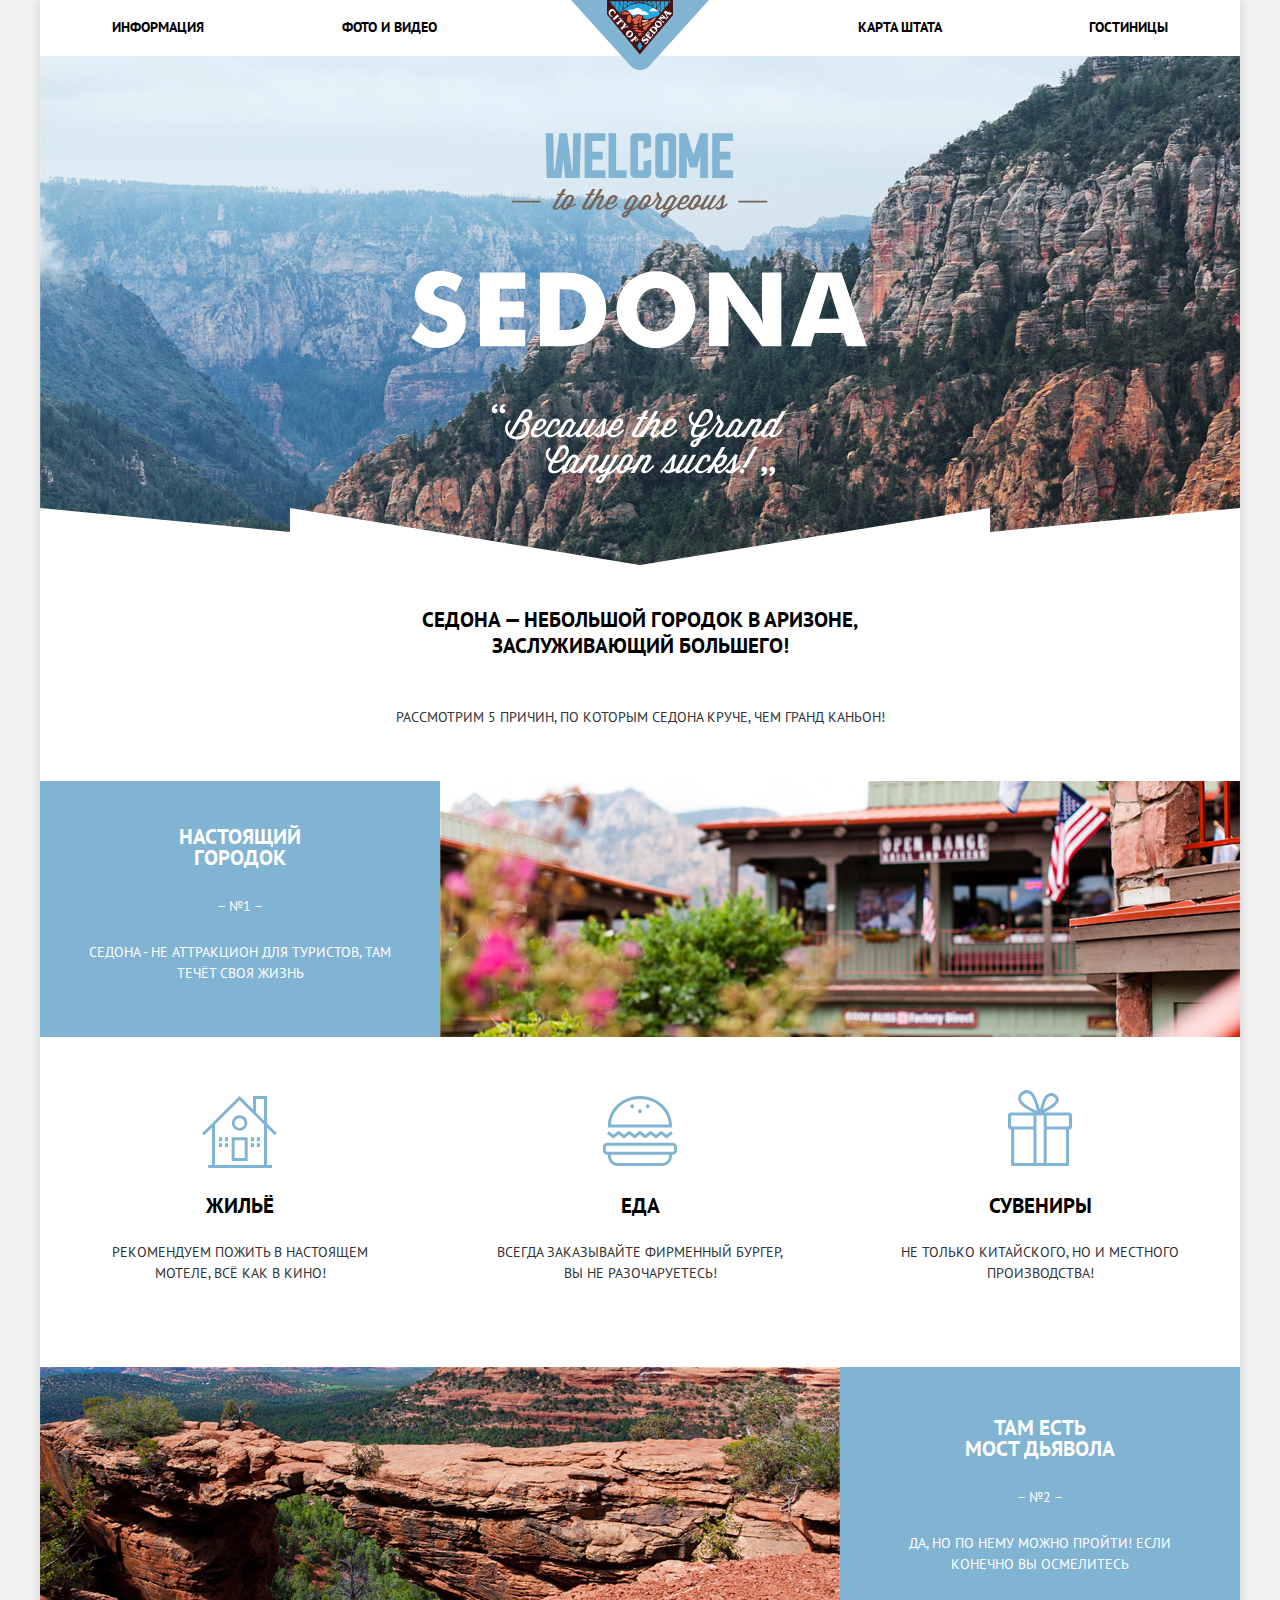
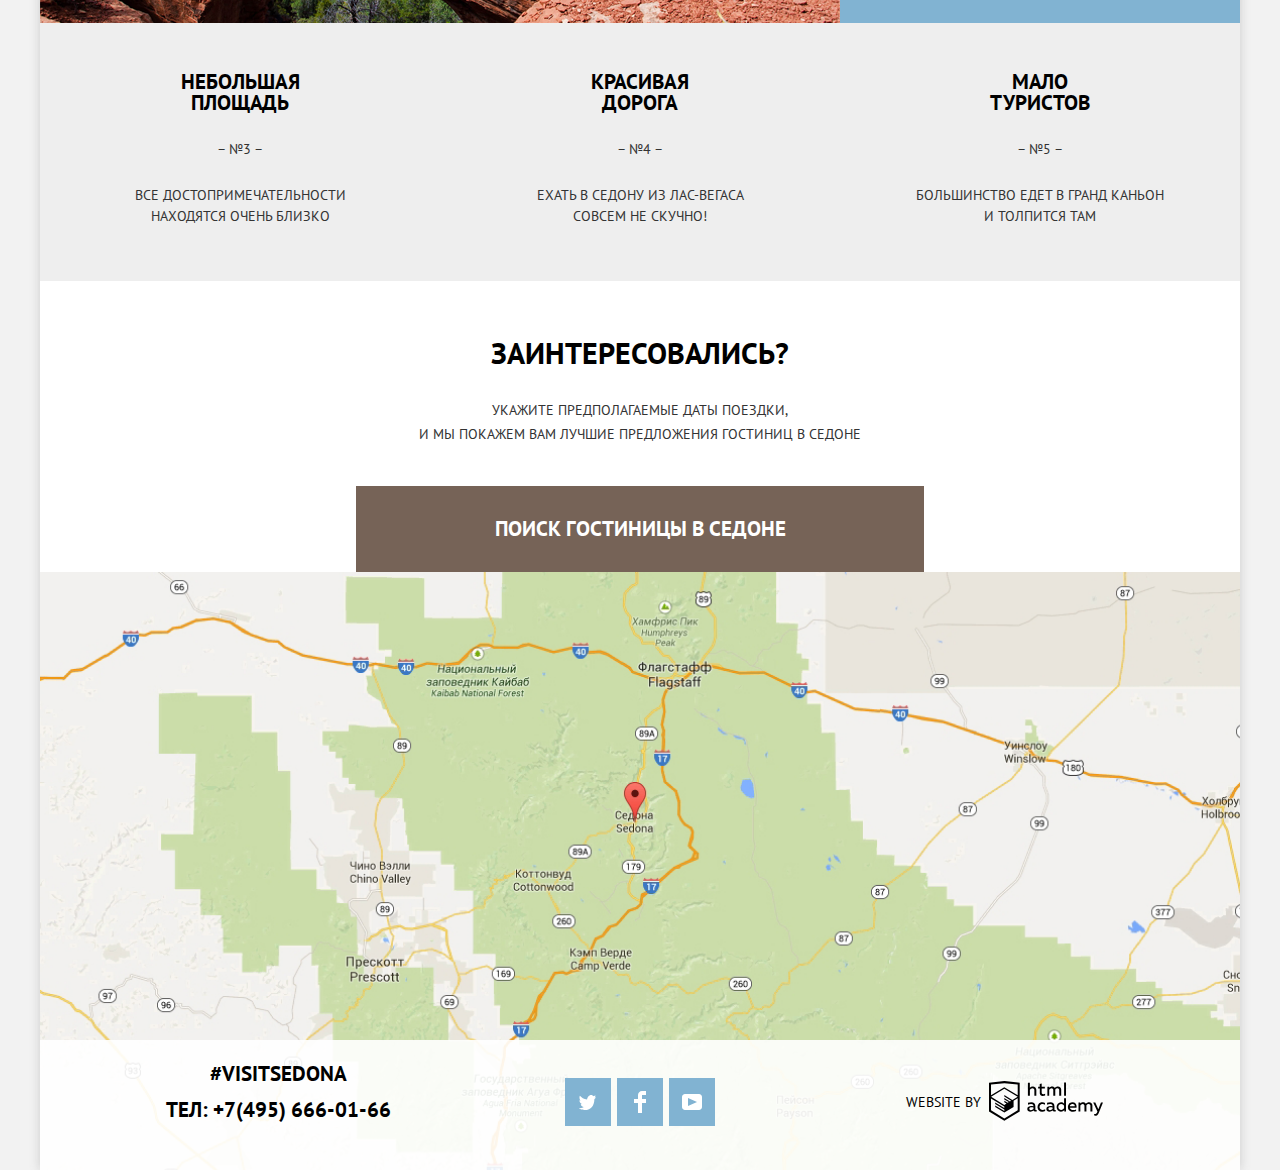
<file: index.html>
<!DOCTYPE html>
<html lang="ru">

<head>
    <meta charset="utf-8">
    <title>HTML Academy: Седона</title>
    <link rel="stylesheet" href="css/normalize.css">
    <link rel="stylesheet" href="css/style.css">
</head>

<body>
    <div class="container">

        <header class="page-header">
            <a class="page-header__logo">
                <img src="img/logo.svg" width="138" height="70" alt="Логотип">
            </a>
            <nav class="navigation">
                <ul class="navigation__list">
                    <li class="navigation__item">
                        <a class="navigation__link" href="information.html">Информация</a>
                    </li>
                    <li class="navigation__item">
                        <a class="navigation__link" href="#">Фото и видео</a>
                    </li>
                    <li class="navigation__item">
                        <a class="navigation__link" href="#">Карта штата</a>
                    </li>
                    <li class="navigation__item">
                        <a class="navigation__link" href="hotels.html">Гостиницы</a>
                    </li>
                </ul>
            </nav>
        </header>

        <main>
            <div class="header-welcome">
                <img src="img/welcome.svg" width="456.65" height="350.88" alt="Приветствие">
            </div>

            <h1 class="visually-hidden">Штат Седона</h1>

            <section class="about">
                <h2 class="about__title">Седона — небольшой городок в Аризоне, заслуживающий большего!</h2>
                <p class="about__introduction">Рассмотрим 5 причин, по которым Седона круче, чем Гранд Каньон!</p>
            </section>

            <section class="reason">
                <div class="reason__text text">
                    <h2 class="text__title title">Настоящий городок</h2>
                    <span class="text__number number">– №1 –</span>
                    <p class="text__paragraph paragraph">Седона - не аттракцион для туристов, там течёт своя жизнь</p>
                </div>
                <div class="reason__image image">
                    <img src="img/image-1.jpg" width="800" height="256" alt="Дом на фоне гор">
                </div>
            </section>

            <section class="advantages">
                <ul class="advantages__list">
                    <li class="advantages__item">
                        <i class="icon icon-house"></i>
                        <h2 class="advantages__title title">Жильё</h2>
                        <p class="advantages__paragraph paragraph">Рекомендуем пожить в настоящем мотеле, всё как в кино!</p>
                    </li>

                    <li class="advantages__item">
                        <i class="icon icon-food"></i>
                        <h2 class="advantages__title title">Еда</h2>
                        <p class="advantages__paragraph paragraph">Всегда заказывайте фирменный бургер, вы не разочаруетесь!</p>
                    </li>

                    <li class="advantages__item">
                        <i class="icon icon-souvenirs"></i>
                        <h2 class="advantages__title title">Сувениры</h2>
                        <p class="advantages__paragraph paragraph">Не только китайского, но и местного производства!</p>
                    </li>
                </ul>
            </section>

            <section class="reason reason--reverse">
                <div class="reason__text text">
                    <h2 class="text__title title">Там есть<br> мост дьявола</h2>
                    <span class="text__number number">– №2 –</span>
                    <p class="text__paragraph paragraph">Да, но по нему можно пройти! Если конечно вы осмелитесь</p>
                </div>
                <div class="reason__image image">
                    <img src="img/image.jpg" width="800" height="256" alt="Каньон">
                </div>
            </section>

            <section class="reasons">
                <ul class="reasons__list">
                    <li class="reasons__item">
                        <h2 class="reasons__title title">Небольшая<br> площадь</h2>
                        <span class="reasons__number number">– №3 –</span>
                        <p class="reasons__paragraph paragraph">Все достопримечательности находятся очень близко</p>
                    </li>

                    <li class="reasons__item">
                        <h2 class="reasons__title title">Красивая<br> дорога</h2>
                        <span class="reasons__number number">– №4 –</span>
                        <p class="reasons__paragraph paragraph">Ехать в Седону из Лас-Вегаса совсем не скучно!</p>
                    </li>

                    <li class="reasons__item">
                        <h2 class="reasons__title title">Мало<br> туристов</h2>
                        <span class="reasons__number number">– №5 –</span>
                        <p class="reasons__paragraph paragraph">Большинство едет в Гранд Каньон и толпится там</p>
                    </li>
                </ul>
            </section>

            <section class="search-hotels">
                <h2 class="search-hotels__title">Заинтересовались?</h2>
                <p class="search-hotels__subtitle">Укажите предполагаемые даты поездки,<br> и мы покажем вам лучшие предложения гостиниц в Седоне</p>
                <button class="popup-button" type="button">Поиск гостиницы в Седоне</button>
            </section>
            <section class="map">
                <div class="popup popup--show">
                    <form class="form" action="https://echo.htmlacademy.ru" method="post">
                        <p class="form__item date">
                            <label for="arrival-date">Дата заезда:</label>
                            <input class="arrival-date" id="arrival-date" type="text" name="arrival-date" placeholder="24 апреля 2017">
                            <button class="button-calendar" type="submit" aria-label="Выбрать дату заезда">
                                <svg width="21" height="23" viewBox="0 0 21 23">
                                    <path fill-rule="evenodd" clip-rule="evenodd" d="M16.406 3.02498H19.251C20.217 3.02498 21 3.84698 21 4.86198V21.164C21 22.179 20.217 23 19.251 23H1.75C0.784 23 0 22.179 0 21.164V4.86198C0 3.84698 0.784 3.02498 1.75 3.02498H4.593V1.64798C4.593 1.26698 4.887 0.958984 5.25 0.958984C5.612 0.958984 5.906 1.26698 5.906 1.64798V3.02498H9.844V1.64798C9.844 1.26698 10.138 0.958984 10.501 0.958984C10.862 0.958984 11.156 1.26698 11.156 1.64798V3.02498H15.094V1.64798C15.094 1.26698 15.387 0.958984 15.75 0.958984C16.112 0.958984 16.406 1.26698 16.406 1.64798V3.02498ZM19.5646 21.484C19.6466 21.3979 19.691 21.2828 19.688 21.164H19.689V4.86198C19.689 4.60898 19.493 4.40298 19.252 4.40298H16.407V5.78098C16.407 6.16198 16.113 6.46998 15.751 6.46998C15.388 6.46998 15.095 6.16198 15.095 5.78098V4.40298H11.157V5.78098C11.157 6.16198 10.863 6.46998 10.502 6.46998C10.139 6.46998 9.845 6.16198 9.845 5.78098V4.40298H5.907V5.78098C5.907 6.16198 5.613 6.46998 5.251 6.46998C4.888 6.46998 4.594 6.16198 4.594 5.78098V4.40298H1.75C1.50263 4.40953 1.30696 4.61458 1.312 4.86198V21.164C1.30696 21.4114 1.50263 21.6164 1.75 21.623H19.251C19.3698 21.6201 19.4826 21.5701 19.5646 21.484Z"/>
                                    <path fill-rule="evenodd" clip-rule="evenodd" d="M4.59399 9.2251H7.21899V11.2911H4.59399V9.2251ZM4.59399 12.6681H7.21899V14.7351H4.59399V12.6681ZM7.21899 16.1121H4.59399V18.1781H7.21899V16.1121ZM9.18799 16.1121H11.813V18.1781H9.18799V16.1121ZM11.813 12.6681H9.18799V14.7351H11.813V12.6681ZM9.18799 9.2251H11.813V11.2911H9.18799V9.2251ZM16.406 16.1121H13.781V18.1781H16.406V16.1121ZM13.781 12.6681H16.406V14.7351H13.781V12.6681ZM16.406 9.2251H13.781V11.2911H16.406V9.2251Z"/>
                                </svg>
                            </button>
                        </p>
                        <p class="form__item date">
                            <label for="date-departure">Дата выезда:</label>
                            <input class="date-departure" id="date-departure" type="text" name="date-departure" placeholder="4 июля 2017">
                            <button class="button-calendar" type="submit" aria-label="Выбрать дату выезда">
                                <svg width="21" height="23" viewBox="0 0 21 23">
                                    <path fill-rule="evenodd" clip-rule="evenodd" d="M16.406 3.02498H19.251C20.217 3.02498 21 3.84698 21 4.86198V21.164C21 22.179 20.217 23 19.251 23H1.75C0.784 23 0 22.179 0 21.164V4.86198C0 3.84698 0.784 3.02498 1.75 3.02498H4.593V1.64798C4.593 1.26698 4.887 0.958984 5.25 0.958984C5.612 0.958984 5.906 1.26698 5.906 1.64798V3.02498H9.844V1.64798C9.844 1.26698 10.138 0.958984 10.501 0.958984C10.862 0.958984 11.156 1.26698 11.156 1.64798V3.02498H15.094V1.64798C15.094 1.26698 15.387 0.958984 15.75 0.958984C16.112 0.958984 16.406 1.26698 16.406 1.64798V3.02498ZM19.5646 21.484C19.6466 21.3979 19.691 21.2828 19.688 21.164H19.689V4.86198C19.689 4.60898 19.493 4.40298 19.252 4.40298H16.407V5.78098C16.407 6.16198 16.113 6.46998 15.751 6.46998C15.388 6.46998 15.095 6.16198 15.095 5.78098V4.40298H11.157V5.78098C11.157 6.16198 10.863 6.46998 10.502 6.46998C10.139 6.46998 9.845 6.16198 9.845 5.78098V4.40298H5.907V5.78098C5.907 6.16198 5.613 6.46998 5.251 6.46998C4.888 6.46998 4.594 6.16198 4.594 5.78098V4.40298H1.75C1.50263 4.40953 1.30696 4.61458 1.312 4.86198V21.164C1.30696 21.4114 1.50263 21.6164 1.75 21.623H19.251C19.3698 21.6201 19.4826 21.5701 19.5646 21.484Z"/>
                                    <path fill-rule="evenodd" clip-rule="evenodd" d="M4.59399 9.2251H7.21899V11.2911H4.59399V9.2251ZM4.59399 12.6681H7.21899V14.7351H4.59399V12.6681ZM7.21899 16.1121H4.59399V18.1781H7.21899V16.1121ZM9.18799 16.1121H11.813V18.1781H9.18799V16.1121ZM11.813 12.6681H9.18799V14.7351H11.813V12.6681ZM9.18799 9.2251H11.813V11.2911H9.18799V9.2251ZM16.406 16.1121H13.781V18.1781H16.406V16.1121ZM13.781 12.6681H16.406V14.7351H13.781V12.6681ZM16.406 9.2251H13.781V11.2911H16.406V9.2251Z"/>
                                </svg>
                            </button>
                        </p>
                        <div class="form__item guests">
                            <p class="guests__adults">
                                <label for="guests-adults">Взрослые:</label>
                                <span class="guests__button">
                                <button class="button-minus adults-minus" type="button" aria-label="Убавить количество взрослых">
                                    <svg width="12" height="3" viewBox="0 0 12 3">
                                        <rect width="12" height="3"/>
                                    </svg>                                          
                                </button>
                                <input class="guests-adults" id="guests-adults" type="number" name="guests-adults" min="1" value="2">
                                <button class="button-plus adults-plus" type="button" aria-label="Прибавить количество взрослых">
                                    <svg width="11" height="11" viewBox="0 0 11 11">
                                        <path fill-rule="evenodd" clip-rule="evenodd" d="M4.23086 6.76932V11H6.76932V6.76932H11V4.23086H6.76932V0H4.23085V4.23086H0V6.76932H4.23086Z"/>
                                    </svg>
                                </button>
                            </span>
                            </p>
                            <p class="guests__children">
                                <label for="guests-children">Дети:</label>
                                <span class="guests__button">
                                    <button class="button-minus children-minus" type="button" aria-label="Убавить количество детей">
                                        <svg width="12" height="3" viewBox="0 0 12 3">
                                            <rect width="12" height="3"/>
                                        </svg> 
                                    </button>
                                    <input class="guests-children" id="guests-children" type="number" name="guests-children" min="0" value="0">
                                    <button class="button-plus children-plus" type="button" aria-label="Прибавить количество детей">
                                        <svg width="11" height="11" viewBox="0 0 11 11">
                                            <path fill-rule="evenodd" clip-rule="evenodd" d="M4.23086 6.76932V11H6.76932V6.76932H11V4.23086H6.76932V0H4.23085V4.23086H0V6.76932H4.23086Z"/>
                                        </svg>
                                    </button>
                                </span>
                            </p>
                        </div>
                        <button class="popup-send" type="submit">Найти</button>
                    </form>
                </div>
                <iframe src="https://www.google.com/maps/embed?pb=!1m18!1m12!1m3!1d887913.1445229873!2d-112.1207171010614!3d34.862663556459154!2m3!1f0!2f0!3f0!3m2!1i1024!2i768!4f13.1!3m3!1m2!1s0x872da132f942b00d%3A0x5548c523fa6c8efd!2z0KHQtdC00L7QvdCwLCDQkNGA0LjQt9C-0L3QsCA4NjMzNiwg0KHQqNCQ!5e0!3m2!1sru!2sru!4v1591767650370!5m2!1sru!2sru"
                    width="1200" height="594" allowfullscreen title="Карта штата Седоны"></iframe>
            </section>
        </main>

        <footer class="page-footer">
            <div class="footer footer--index">
                <p class="page-footer__contacts"><span class="hashtag">#VISITSEDONA</span> <span class="phone">Тел: <a href="tel:+74956660266">+7(495) 666-01-66</a></span></p>
                <ul class="page-footer__social social">
                    <li class="social__item">
                        <a class="social__link" href="#">
                            <span class="visually-hidden">Твитер</span>
                            <svg width="17" height="17" viewBox="0 0 17 17">
                                <path d="M10.95 1.14409C12.635 0.648089 13.934 1.41409 14.527 2.32309C15.2 2.09209 15.858 1.84209 16.538 1.61509C16.5249 2.30145 16.2117 2.94761 15.681 3.38309C16.366 3.55309 16.985 2.89209 16.985 2.89209C16.816 3.89209 15.979 4.68009 15.422 4.91609C15.191 11.6661 12.247 16.1331 5.34498 15.9981H4.89898C4.48898 15.9981 0.734977 15.5381 0.000976562 14.1111C2.27198 14.3071 3.89398 13.6891 4.69398 12.9341C3.73398 12.6341 2.01498 12.4571 1.71498 9.98409C2.06398 10.0901 2.27898 10.2121 2.90498 10.1031C1.70498 9.24709 0.373977 8.53009 0.447977 6.33009C0.732977 6.65809 1.51498 6.86609 1.78798 6.80209C1.08498 6.56109 -0.182023 3.44209 0.893977 1.85009C2.71198 3.70409 4.62898 5.45609 8.04598 5.62309C8.25398 3.33009 9.18298 1.79309 10.95 1.14409Z" fill="white"/>
                            </svg>
                        </a>
                    </li>
                    <li class="social__item">
                        <a class="social__link" href="#">
                            <span class="visually-hidden">Фейсбук</span>
                            <svg width="12" height="22" viewBox="0 0 12 22">
                                <path d="M12 4V0H8C5.79086 0 4 1.79086 4 4V8H0V12H4V22H8V12H12V8H8V4H12Z" fill="white"/>
                            </svg>
                        </a>
                    </li>
                    <li class="social__item">
                        <a class="social__link" href="#">
                            <span class="visually-hidden">Ютуб</span>
                            <svg width="20" height="16" viewBox="0 0 20 16">
                                <path d="M3 0H17C18.65 0 20 1.35 20 3V13C20 14.65 18.65 16 17 16H3C1.35 16 0 14.65 0 13V3C0 1.35 1.35 0 3 0ZM6.027 4.002V11.998L15.014 8L6.027 4.002Z" fill="white"/>
                            </svg>
                        </a>
                    </li>
                </ul>
                <p class="page-footer__copyright"><span class="copyright">Website by</span>
                    <a class="copyright-link" href="https://htmlacademy.ru/intensive/htmlcss">
                        <svg width="115" height="41" viewBox="0 0 115 41">
                            <path fill-rule="evenodd" clip-rule="evenodd" d="M15.5197 1.05737H15.3509L0 2.71895V31.4945L15.3509 40.8382L30.7018 31.4945V2.71895L15.5197 1.05737ZM77.0183 2.62185H75.0876V15.7311H77.0183V2.62185ZM40.8619 2.63264V7.76843C41.6131 6.9864 42.6386 6.5436 43.7105 6.53843C44.6823 6.47908 45.6329 6.84495 46.3253 7.54479C47.0177 8.24462 47.3866 9.21244 47.3399 10.2068V15.7634H45.367V10.4658C45.4231 9.94897 45.2754 9.43059 44.9566 9.02553C44.6377 8.62047 44.174 8.36218 43.6683 8.3079H43.3518C42.3456 8.36979 41.4321 8.9295 40.9041 9.80764V15.7634H38.8995V2.63264H40.8619ZM77.0183 31.4837H75.2775V30.0595C74.4828 31.1353 73.23 31.7538 71.9119 31.7211C69.4751 31.5528 67.5825 29.4822 67.5825 26.9845C67.5825 24.4867 69.4751 22.4162 71.9119 22.2479C73.1195 22.2052 74.2818 22.7203 75.0771 23.6505V18.3205H77.0183V31.4837ZM47.0656 30.0595C47.263 30.0515 47.4583 30.0152 47.6459 29.9516V31.3866C47.2482 31.5404 46.826 31.6172 46.4009 31.6132C45.6482 31.6769 44.9394 31.2429 44.639 30.5342C43.7036 31.31 42.5302 31.7227 41.3261 31.6995C39.733 31.6995 38.256 30.804 38.256 28.9482C38.256 26.65 40.3661 25.9379 42.1702 25.9379C42.9402 25.9505 43.707 26.0408 44.4596 26.2076V25.884C44.4596 24.805 43.6578 23.9742 42.1491 23.9742C41.0585 23.9764 39.9804 24.2116 38.9839 24.6647V22.8305C40.0678 22.451 41.204 22.2506 42.3495 22.2371C44.8394 22.2371 46.3693 23.4455 46.3693 26.1753V29.4121C46.3546 29.5668 46.401 29.721 46.4981 29.8406C46.5951 29.9601 46.7349 30.035 46.8862 30.0487H47.0656V30.0595ZM40.2711 28.8403C40.298 29.229 40.4761 29.5905 40.7655 29.844C41.055 30.0974 41.4317 30.2217 41.8115 30.189H41.9275C42.8819 30.1906 43.7973 29.8022 44.4702 29.11V27.5779C43.842 27.4414 43.2026 27.3655 42.5605 27.3513C41.5055 27.3513 40.2817 27.7074 40.2817 28.8403H40.2711ZM56.0229 22.9384C55.1962 22.4632 54.2596 22.2246 53.3115 22.2479H52.9422C51.7332 22.2873 50.5891 22.8166 49.7619 23.7192C48.9347 24.6218 48.4923 25.8236 48.5321 27.06V27.5024C48.6957 30.0004 50.805 31.8921 53.2482 31.7318C54.2519 31.7555 55.2477 31.5452 56.1601 31.1168V29.2718C55.3769 29.7215 54.4945 29.9591 53.5963 29.9624C52.5199 30.0288 51.4963 29.4793 50.9385 28.5356C50.3806 27.5918 50.3806 26.4095 50.9385 25.4658C51.4963 24.522 52.5199 23.9725 53.5963 24.039C54.461 24.0357 55.3066 24.2989 56.0229 24.7942V22.9384ZM66.1514 30.0595C66.3488 30.0515 66.5441 30.0152 66.7317 29.9516V31.3866C66.334 31.5404 65.9118 31.6172 65.4867 31.6132C64.734 31.6769 64.0252 31.2429 63.7248 30.5342C62.7894 31.31 61.616 31.7227 60.4119 31.6995C58.8188 31.6995 57.3417 30.804 57.3417 28.9482C57.3417 26.65 59.4518 25.9379 61.256 25.9379C62.0259 25.9505 62.7928 26.0408 63.5454 26.2076V25.884C63.5454 24.805 62.7436 23.9742 61.2349 23.9742C60.1443 23.9764 59.0662 24.2116 58.0697 24.6647V22.8305C59.1536 22.451 60.2897 22.2506 61.4353 22.2371C63.9252 22.2371 65.455 23.4455 65.455 26.1753V29.4121C65.4404 29.5668 65.4868 29.721 65.5838 29.8406C65.6809 29.9601 65.8207 30.035 65.972 30.0487H66.1514V30.0595ZM59.855 29.8481C59.5632 29.5943 59.3837 29.2311 59.3569 28.8403H59.378C59.378 27.7074 60.5385 27.3513 61.6569 27.3513C62.299 27.3655 62.9383 27.4414 63.5665 27.5779V29.11C62.8937 29.8022 61.9782 30.1906 61.0239 30.189H60.9078C60.5263 30.2247 60.1469 30.1019 59.855 29.8481ZM69.3271 26.9305C69.3271 25.2859 70.6308 23.9526 72.239 23.9526L72.2601 24.0066C73.4742 24.0066 74.5742 24.7382 75.0665 25.8732V28.0311C74.5856 29.1871 73.4673 29.9296 72.239 29.9084C70.6308 29.9084 69.3271 28.5752 69.3271 26.9305ZM83.3486 22.2479C86.8408 22.2479 88.0541 25.1395 87.4844 27.7397H80.922C81.1436 29.3582 82.6839 30.0163 84.2876 30.0163C85.2509 30.0196 86.2027 29.8021 87.0729 29.3797V31.1061C86.0736 31.5421 84.9939 31.7519 83.9078 31.7211C81.2385 31.7211 78.8963 30.189 78.8963 26.9521C78.8362 25.7502 79.2482 24.5736 80.0408 23.6841C80.8334 22.7945 81.9408 22.2658 83.1165 22.2155H83.3486V22.2479ZM80.8693 26.1753C80.9704 24.8237 82.1216 23.8104 83.4436 23.9095H83.4858C84.1064 23.8531 84.7196 24.08 85.1612 24.5295C85.6028 24.979 85.8275 25.6051 85.7752 26.24H80.8693V26.1753ZM89.489 31.4621V22.4961H91.2298V23.575C91.9777 22.7197 93.041 22.2229 94.1628 22.2047C95.2951 22.1328 96.3712 22.7163 96.9482 23.7153C97.7407 22.8335 98.8477 22.3161 100.018 22.2803C100.952 22.2327 101.859 22.6011 102.507 23.2901C103.154 23.9792 103.478 24.9213 103.394 25.8732V31.4837H101.39V25.9271C101.437 25.4734 101.306 25.0191 101.024 24.6647C100.743 24.3104 100.336 24.0852 99.8917 24.039H99.6174C98.7512 24.0941 97.9525 24.536 97.4335 25.2474V31.4837H95.4289V25.9271C95.4728 25.47 95.3357 25.0139 95.0481 24.6611C94.7606 24.3082 94.3467 24.088 93.8991 24.0497H93.6881C92.7466 24.1344 91.8915 24.6449 91.3564 25.4416V31.5161H89.5312L89.489 31.4621ZM113.977 22.4745H111.972L109.324 29.2718L106.306 22.4853H104.196L108.417 31.5484L108.237 32.0016C107.72 33.3611 107.003 34.0516 106.053 34.0516C105.75 34.0548 105.447 34.0112 105.156 33.9221V35.6161C105.536 35.7125 105.926 35.7632 106.317 35.7671C107.646 35.7671 108.902 35.0226 109.851 32.6813L113.977 22.4745ZM52.689 6.78658V3.54974L50.7266 4.01369V6.73264H49.144V8.49132H50.7899V12.9905C50.7231 13.817 51.0244 14.6301 51.61 15.2038C52.1955 15.7775 53.0028 16.0505 53.8073 15.9468C54.5996 15.9535 55.3875 15.8259 56.139 15.5692V13.8429C55.5727 14.0781 54.9672 14.199 54.356 14.199C53.2165 14.199 52.689 13.8105 52.689 12.6237V8.5129H55.8541V6.78658H52.689ZM58.3862 15.7526V6.75421H60.1376V7.83316C60.8811 6.97655 61.9403 6.476 63.0601 6.45211C64.1624 6.38099 65.2146 6.93142 65.8032 7.88711C66.5958 7.00534 67.7028 6.48794 68.8734 6.45211C69.8138 6.41462 70.7233 6.79859 71.364 7.50353C72.0046 8.20846 72.3126 9.16418 72.2073 10.1205V15.7418H70.2028V10.1853C70.2499 9.73151 70.1184 9.27721 69.8373 8.92287C69.5561 8.56853 69.1485 8.34334 68.7046 8.29711H68.4619C67.5957 8.35228 66.797 8.7942 66.278 9.50553V15.7418H64.2734V10.1853C64.3206 9.73151 64.1891 9.27721 63.9079 8.92287C63.6268 8.56853 63.2191 8.34334 62.7752 8.29711H62.5326C61.5911 8.38181 60.736 8.89229 60.2009 9.68895V15.7634H58.3862V15.7526ZM28.6972 30.3033L28.7078 30.2968L28.6972 30.3184V30.3033ZM28.6972 18.3205V30.3033L15.3509 38.4321L2.00459 30.3184V18.5147L15.2876 26.6068V28.0311L6.18257 22.5284V23.9418L15.3404 29.5632V31.0629L6.19312 25.4955V26.9521L15.3509 32.5734L24.5826 26.9197V20.8129L28.6972 18.3205ZM28.7078 16.7776L25.0362 18.9355L23.3482 20.0145L15.3087 15.0837V16.4971L22.156 20.7266L22.0083 20.8237L20.9532 21.4063L15.2876 17.9537V19.3995L19.761 22.1184L18.706 22.8413L15.3298 20.7913V22.2047L17.5454 23.5426L15.2982 24.9021L2.11009 16.864L15.3087 8.72869L28.7078 16.7776ZM15.2876 7.27211L28.7078 15.3534V4.56395L15.3615 3.12895L2.01514 4.56395V15.3534L15.2876 7.27211Z"/>
                        </svg>
                    </a>
                </p>
            </div>
        </footer>
    </div>
    <script type="text/javascript" src="js/script.js"></script>
</body>

</html>
</file>
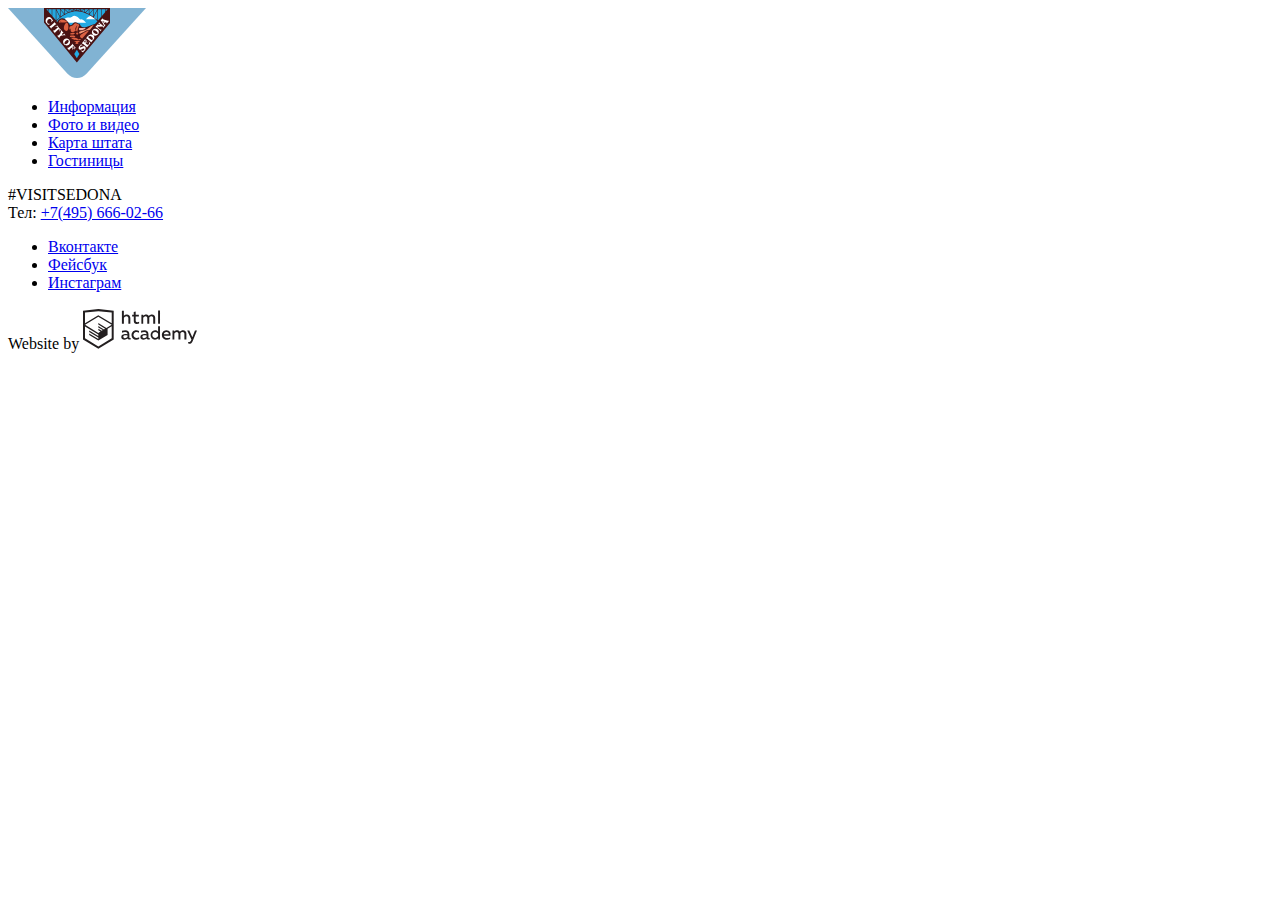
<file: blink.html>
<!DOCTYPE html>
<html lang="ru">
<head>
	<meta charset="utf-8">
	<title>HTML Academy: Седона</title>
</head>

<body>
	<div class="container">

		<header class="page-header">
			<a href="index.html" class="page-header__logo"><img src="img/logo.svg" width="138" height="70" alt="Логотип"></a>
			<nav class="navigation">
				<ul class="navigation__list">
					<li class="navigation__item">
						<a href="blink.html" class="navigation__link">Информация</a>
					</li>
					<li class="navigation__item">
						<a href="blink.html" class="navigation__link">Фото и видео</a>
					</li>
					<li class="navigation__item">
						<a href="blink.html" class="navigation__link">Карта штата</a>
					</li>
					<li class="navigation__item">
						<a href="blink.html" class="navigation__link">Гостиницы</a>
					</li>
				</ul>
			</nav>
		</header>
        <main>
        </main>
        <footer class="page-footer">
			<div class="page-footer__contact">
				<p>#VISITSEDONA<br> Тел: <a href="tel:+74956660266">+7(495) 666-02-66</a></p>
			</div>
			
			<ul class="page-footer__social-links social-links">
				<li><a class="social-links__link" href="#">Вконтакте</a></li>
				<li><a class="social-links__link" href="#">Фейсбук</a></li>
				<li><a class="social-links__link" href="#">Инстаграм</a></li>
			</ul>
			
			<div class="html-academy">
				<p>Website by <a class="html-academy-logo" href="https://htmlacademy.ru/intensive/htmlcss"><img src="img/logo-htmlacademy.svg" width="115" height="41" alt="Логотип HTML Academy"></a></p>
			</div> 
		</footer>
	</div>
</body>
</html>
</file>
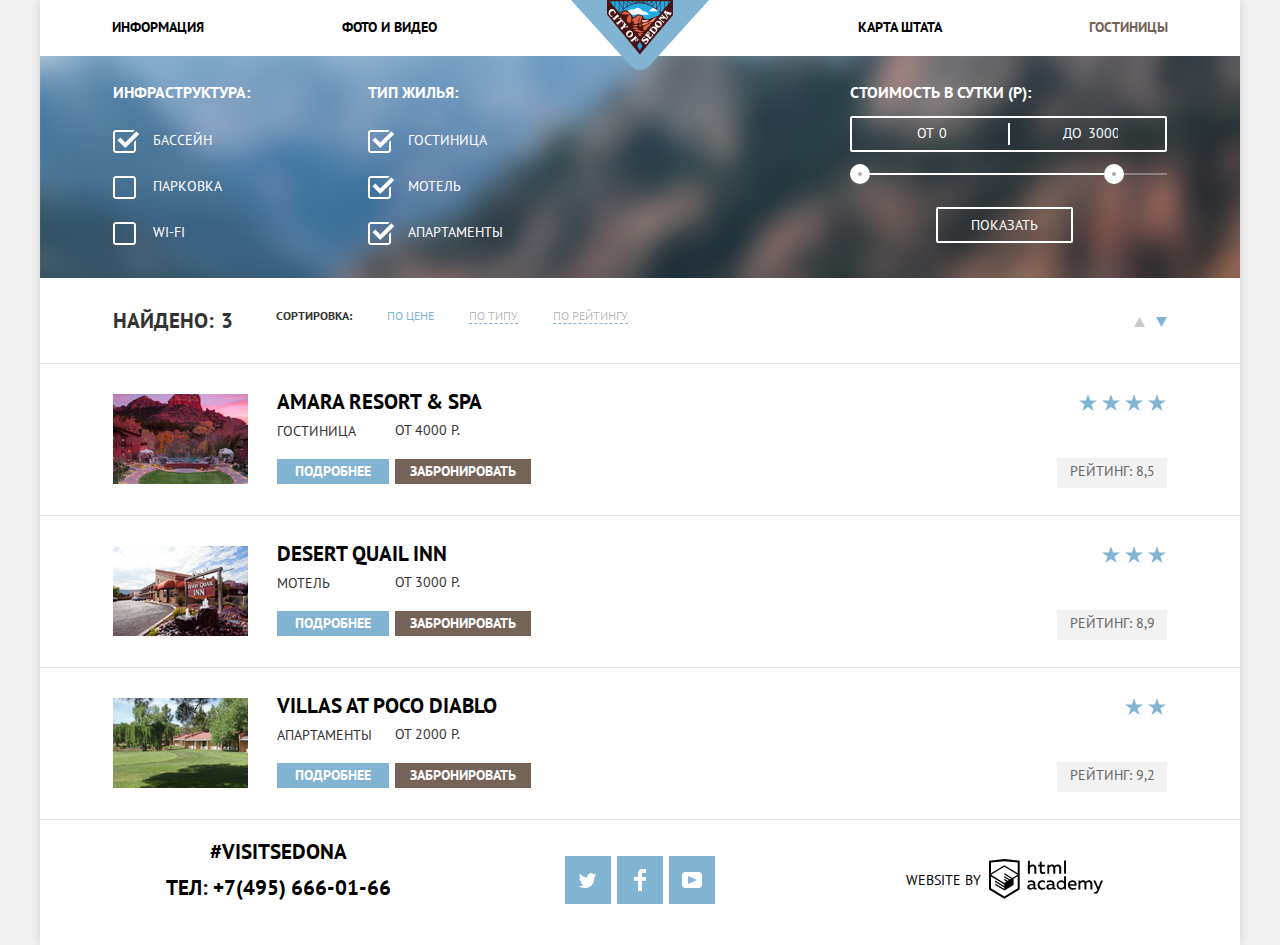
<file: hotels.html>
<!DOCTYPE html>
<html lang="ru">

<head>
    <meta charset="utf-8">
    <title>HTML Academy: Седона</title>
    <link rel="stylesheet" href="css/normalize.css">
    <link rel="stylesheet" href="css/style.css">
</head>

<body>
    <div class="container">

        <header class="page-header">
            <a class="page-header__logo" href="index.html">
                <img src="img/logo.svg" width="138" height="70" alt="Логотип">
            </a>
            <nav class="navigation">
                <ul class="navigation__list">
                    <li class="navigation__item">
                        <a class="navigation__link" href="information.html">Информация</a>
                    </li>
                    <li class="navigation__item">
                        <a class="navigation__link" href="#">Фото и видео</a>
                    </li>
                    <li class="navigation__item">
                        <a class="navigation__link" href="#">Карта штата</a>
                    </li>
                    <li class="navigation__item">
                        <a class="navigation__link navigation__link--active" href="hotels.html">Гостиницы</a>
                    </li>
                </ul>
            </nav>
        </header>

        <main>
            <h1 class="visually-hidden">Фильтр гостиниц</h1>

            <form class="filter" action="https://echo.htmlacademy.ru" method="get">
                <div class="list-filter">
                    <fieldset class="filter__item filter-infrastructure">
                        <legend>Инфраструктура:</legend>
                        <ul class="filter__list">
                            <li class="filter-option filter-checkbox">
                                <input class="visually-hidden filter-input-checkbox" type="checkbox" name="pool" id="pool" checked>
                                <label for="pool">Бассейн</label>
                            </li>
                            <li class="filter-option filter-checkbox">
                                <input class="visually-hidden filter-input-checkbox" type="checkbox" name="parking" id="parking">
                                <label for="parking">Парковка</label>
                            </li>
                            <li class="filter-option filter-checkbox">
                                <input class="visually-hidden filter-input-checkbox" type="checkbox" name="wi-fi" id="wi-fi">
                                <label for="wi-fi">Wi-Fi</label>
                            </li>
                        </ul>
                    </fieldset>
                    <fieldset class="filter__item filter-type">
                        <legend>Тип жилья:</legend>
                        <ul class="filter__list">
                            <li class="filter-option filter-checkbox">
                                <input class="visually-hidden filter-input-checkbox" type="checkbox" name="hotel" id="hotel" checked>
                                <label for="hotel">Гостиница</label>
                            </li>
                            <li class="filter-option filter-checkbox">
                                <input class="visually-hidden filter-input-checkbox" type="checkbox" name="motel" id="motel" checked>
                                <label for="motel">Мотель</label>
                            </li>
                            <li class="filter-option filter-checkbox">
                                <input class="visually-hidden filter-input-checkbox" type="checkbox" name="apartments" id="apartments" checked>
                                <label for="apartments">Апартаменты</label>
                            </li>
                        </ul>
                    </fieldset>
                </div>
                <fieldset class="filter__item filter-price">
                    <legend>Стоимость в сутки (р):</legend>
                    <div class="range-filter">
                        <div class="price-controls">
                            <label class="price-min">от <input type="number" name="price-min" min="0" max="3900" step="100" value="0">
                            </label>
                            <label class="price-max">до <input type="number" name="price-max" min="1000" max="4000" step="100" value="3000">
                            </label>
                        </div>
                        <div class="range-controls">
                            <div class="scale">
                                <div class="bar" style="width: 80%; margin-left: 0;"></div>
                            </div>
                            <div class="toggle toggle-min" tabindex="0" style="left: 0;"></div>
                            <div class="toggle toggle-max" tabindex="0" style="left: 80%"></div>
                        </div>
                    </div>
                    <button class="filter__button" type="submit">Показать</button>
                </fieldset>
            </form>

            <section class="sorting">
                <div class="sorting__item">
                    <div class="filter-result">
                        <label for="result">Найдено: </label>
                        <input type="number" name="result" id="result" value="3" disabled>
                    </div>
                    <div class="top-sorting">
                        <h3 class="top-sorting__title">Сортировка: </h3>
                        <ul class="top-sorting__list">
                            <li class="top-sorting__item"><a class="top-sorting__link link-price link--active" href="">По цене</a></li>
                            <li class="top-sorting__item"><a class="top-sorting__link link-type" href="">По типу</a></li>
                            <li class="top-sorting__item"><a class="top-sorting__link link-rating" href="">По рейтингу</a></li>
                        </ul>
                    </div>
                </div>
                <div class="order-sorting">
                    <a class="order-sorting__link link-ascending" aria-label="Сортировать по возрастанию" href="">
                        <svg width="11" height="10" viewBox="0 0 11 10">
                            <path d="M5.5 0L0 10H11L5.5 0Z"/>
                        </svg>
                    </a>
                    <a class="order-sorting__link link-descending order-sorting__link--active" aria-label="Сортировать по убыванию" href="">
                        <svg width="11" height="10" viewBox="0 0 11 10">
                            <path d="M5.5 10L0 0H11"/>
                        </svg>
                    </a>
                </div>
            </section>

            <section class="hotels">
                <ul class="hotels__list">
                    <li class="hotels__item">
                        <div class="hotels-photo">
                            <img src="img/phot-amara-resort.jpg" width="135" height="90" alt="Фотография гостиницы Amara resort & spa">
                        </div>

                        <div class="hotels-info">
                            <a class="info-name" href="#">
                                <h2>Amara resort & spa</h2>
                            </a>
                            <p class="info-price">
                                <span class="info-price__type">гостиница</span>
                                <span class="info-price__price">от 4000 р.</span>
                            </p>
                            <div class="info-links">
                                <a class="info-links__link link-details" href="#">Подробнее</a>
                                <a class="info-links__link link-reservation" href="#">Забронировать</a>
                            </div>
                        </div>

                        <div class="info-rating">
                            <span class="info-rating__category four-stars">
                                <i class="icon-star">
                                    <svg width="19" height="17" viewBox="0 0 19 17">
                                        <path d="M9.002 0L11.128 6.494H18.005L12.441 10.506L14.566 17L9.002 12.987L3.438 17L5.564 10.506L0 6.494H6.878L9.002 0Z" fill="#81B3D2"/>
                                    </svg>
                                </i>
                                <i class="icon-star">
                                    <svg width="19" height="17" viewBox="0 0 19 17">
                                        <path d="M9.002 0L11.128 6.494H18.005L12.441 10.506L14.566 17L9.002 12.987L3.438 17L5.564 10.506L0 6.494H6.878L9.002 0Z" fill="#81B3D2"/>
                                    </svg>
                                </i>
                                <i class="icon-star">
                                    <svg width="19" height="17" viewBox="0 0 19 17">
                                        <path d="M9.002 0L11.128 6.494H18.005L12.441 10.506L14.566 17L9.002 12.987L3.438 17L5.564 10.506L0 6.494H6.878L9.002 0Z" fill="#81B3D2"/>
                                    </svg>
                                </i>
                                <i class="icon-star">
                                    <svg width="19" height="17" viewBox="0 0 19 17">
                                        <path d="M9.002 0L11.128 6.494H18.005L12.441 10.506L14.566 17L9.002 12.987L3.438 17L5.564 10.506L0 6.494H6.878L9.002 0Z" fill="#81B3D2"/>
                                    </svg>
                                </i>
                            </span>
                            <span class="info-rating__rating">Рейтинг: 8,5</span>
                        </div>
                    </li>

                    <li class="hotels__item">
                        <div class="hotels-photo">
                            <img src="img/photo-desert-quail-inn.jpg" width="135" height="90" alt="Фотография мотеля Desert quail inn">
                        </div>

                        <div class="hotels-info">
                            <a class="info-name" href="#">
                                <h2>Desert quail inn</h2>
                            </a>
                            <p class="info-price">
                                <span class="info-price__type">мотель</span>
                                <span class="info-price__price">от 3000 р.</span>
                            </p>
                            <div class="info-links">
                                <a class="info-links__link link-details" href="#">Подробнее</a>
                                <a class="info-links__link link-reservation" href="#">Забронировать</a>
                            </div>
                        </div>

                        <div class="info-rating">
                            <span class="info-rating__category 3-stars">
                                <i class="icon-star">
                                    <svg width="19" height="17" viewBox="0 0 19 17">
                                        <path d="M9.002 0L11.128 6.494H18.005L12.441 10.506L14.566 17L9.002 12.987L3.438 17L5.564 10.506L0 6.494H6.878L9.002 0Z" fill="#81B3D2"/>
                                    </svg>
                                </i>
                                <i class="icon-star">
                                    <svg width="19" height="17" viewBox="0 0 19 17">
                                        <path d="M9.002 0L11.128 6.494H18.005L12.441 10.506L14.566 17L9.002 12.987L3.438 17L5.564 10.506L0 6.494H6.878L9.002 0Z" fill="#81B3D2"/>
                                    </svg>
                                </i>
                                <i class="icon-star">
                                    <svg width="19" height="17" viewBox="0 0 19 17">
                                        <path d="M9.002 0L11.128 6.494H18.005L12.441 10.506L14.566 17L9.002 12.987L3.438 17L5.564 10.506L0 6.494H6.878L9.002 0Z" fill="#81B3D2"/>
                                    </svg>
                                </i>
                            </span>
                            <span class="info-rating__rating">Рейтинг: 8,9</span>
                        </div>
                    </li>

                    <li class="hotels__item">
                        <div class="hotels-photo">
                            <img src="img/photo-villas-at-poco-diablo.jpg" width="135" height="90" alt="Фотография апартаментов Villas at poco diablo">
                        </div>

                        <div class="hotels-info">
                            <a class="info-name" href="#">
                                <h2>Villas at poco diablo</h2>
                            </a>
                            <p class="info-price">
                                <span class="info-price__type">апартаменты</span>
                                <span class="info-price__price">от 2000 р.</span>
                            </p>
                            <div class="info-links">
                                <a class="info-links__link link-details" href="#">Подробнее</a>
                                <a class="info-links__link link-reservation" href="#">Забронировать</a>
                            </div>
                        </div>

                        <div class="info-rating">
                            <span class="info-rating__category 2-stars">
                                <i class="icon-star">
                                    <svg width="19" height="17" viewBox="0 0 19 17">
                                        <path d="M9.002 0L11.128 6.494H18.005L12.441 10.506L14.566 17L9.002 12.987L3.438 17L5.564 10.506L0 6.494H6.878L9.002 0Z" fill="#81B3D2"/>
                                    </svg>
                                </i>
                                <i class="icon-star">
                                    <svg width="19" height="17" viewBox="0 0 19 17">
                                        <path d="M9.002 0L11.128 6.494H18.005L12.441 10.506L14.566 17L9.002 12.987L3.438 17L5.564 10.506L0 6.494H6.878L9.002 0Z" fill="#81B3D2"/>
                                    </svg>
                                </i>
                            </span>
                            <span class="info-rating__rating">Рейтинг: 9,2</span>
                        </div>
                    </li>
                </ul>
            </section>
        </main>

        <footer class="page-footer">
            <div class="footer">
                <p class="page-footer__contacts"><span class="hashtag">#VISITSEDONA</span> <span class="phone">Тел: <a href="tel:+74956660266">+7(495) 666-01-66</a></span></p>
                <ul class="page-footer__social social">
                    <li class="social__item">
                        <a class="social__link" href="#">
                            <span class="visually-hidden">Твитер</span>
                            <svg width="17" height="17" viewBox="0 0 17 17">
                                <path d="M10.95 1.14409C12.635 0.648089 13.934 1.41409 14.527 2.32309C15.2 2.09209 15.858 1.84209 16.538 1.61509C16.5249 2.30145 16.2117 2.94761 15.681 3.38309C16.366 3.55309 16.985 2.89209 16.985 2.89209C16.816 3.89209 15.979 4.68009 15.422 4.91609C15.191 11.6661 12.247 16.1331 5.34498 15.9981H4.89898C4.48898 15.9981 0.734977 15.5381 0.000976562 14.1111C2.27198 14.3071 3.89398 13.6891 4.69398 12.9341C3.73398 12.6341 2.01498 12.4571 1.71498 9.98409C2.06398 10.0901 2.27898 10.2121 2.90498 10.1031C1.70498 9.24709 0.373977 8.53009 0.447977 6.33009C0.732977 6.65809 1.51498 6.86609 1.78798 6.80209C1.08498 6.56109 -0.182023 3.44209 0.893977 1.85009C2.71198 3.70409 4.62898 5.45609 8.04598 5.62309C8.25398 3.33009 9.18298 1.79309 10.95 1.14409Z" fill="white"/>
                            </svg>
                        </a>
                    </li>
                    <li class="social__item">
                        <a class="social__link" href="#">
                            <span class="visually-hidden">Фейсбук</span>
                            <svg width="12" height="22" viewBox="0 0 12 22">
                                <path d="M12 4V0H8C5.79086 0 4 1.79086 4 4V8H0V12H4V22H8V12H12V8H8V4H12Z" fill="white"/>
                            </svg>
                        </a>
                    </li>
                    <li class="social__item">
                        <a class="social__link" href="#">
                            <span class="visually-hidden">Ютуб</span>
                            <svg width="20" height="16" viewBox="0 0 20 16">
                                <path d="M3 0H17C18.65 0 20 1.35 20 3V13C20 14.65 18.65 16 17 16H3C1.35 16 0 14.65 0 13V3C0 1.35 1.35 0 3 0ZM6.027 4.002V11.998L15.014 8L6.027 4.002Z" fill="white"/>
                            </svg>
                        </a>
                    </li>
                </ul>
                <p class="page-footer__copyright"><span class="copyright">Website by</span>
                    <a class="copyright-link" href="https://htmlacademy.ru/intensive/htmlcss">
                        <svg width="115" height="41" viewBox="0 0 115 41">
                            <path fill-rule="evenodd" clip-rule="evenodd" d="M15.5197 1.05737H15.3509L0 2.71895V31.4945L15.3509 40.8382L30.7018 31.4945V2.71895L15.5197 1.05737ZM77.0183 2.62185H75.0876V15.7311H77.0183V2.62185ZM40.8619 2.63264V7.76843C41.6131 6.9864 42.6386 6.5436 43.7105 6.53843C44.6823 6.47908 45.6329 6.84495 46.3253 7.54479C47.0177 8.24462 47.3866 9.21244 47.3399 10.2068V15.7634H45.367V10.4658C45.4231 9.94897 45.2754 9.43059 44.9566 9.02553C44.6377 8.62047 44.174 8.36218 43.6683 8.3079H43.3518C42.3456 8.36979 41.4321 8.9295 40.9041 9.80764V15.7634H38.8995V2.63264H40.8619ZM77.0183 31.4837H75.2775V30.0595C74.4828 31.1353 73.23 31.7538 71.9119 31.7211C69.4751 31.5528 67.5825 29.4822 67.5825 26.9845C67.5825 24.4867 69.4751 22.4162 71.9119 22.2479C73.1195 22.2052 74.2818 22.7203 75.0771 23.6505V18.3205H77.0183V31.4837ZM47.0656 30.0595C47.263 30.0515 47.4583 30.0152 47.6459 29.9516V31.3866C47.2482 31.5404 46.826 31.6172 46.4009 31.6132C45.6482 31.6769 44.9394 31.2429 44.639 30.5342C43.7036 31.31 42.5302 31.7227 41.3261 31.6995C39.733 31.6995 38.256 30.804 38.256 28.9482C38.256 26.65 40.3661 25.9379 42.1702 25.9379C42.9402 25.9505 43.707 26.0408 44.4596 26.2076V25.884C44.4596 24.805 43.6578 23.9742 42.1491 23.9742C41.0585 23.9764 39.9804 24.2116 38.9839 24.6647V22.8305C40.0678 22.451 41.204 22.2506 42.3495 22.2371C44.8394 22.2371 46.3693 23.4455 46.3693 26.1753V29.4121C46.3546 29.5668 46.401 29.721 46.4981 29.8406C46.5951 29.9601 46.7349 30.035 46.8862 30.0487H47.0656V30.0595ZM40.2711 28.8403C40.298 29.229 40.4761 29.5905 40.7655 29.844C41.055 30.0974 41.4317 30.2217 41.8115 30.189H41.9275C42.8819 30.1906 43.7973 29.8022 44.4702 29.11V27.5779C43.842 27.4414 43.2026 27.3655 42.5605 27.3513C41.5055 27.3513 40.2817 27.7074 40.2817 28.8403H40.2711ZM56.0229 22.9384C55.1962 22.4632 54.2596 22.2246 53.3115 22.2479H52.9422C51.7332 22.2873 50.5891 22.8166 49.7619 23.7192C48.9347 24.6218 48.4923 25.8236 48.5321 27.06V27.5024C48.6957 30.0004 50.805 31.8921 53.2482 31.7318C54.2519 31.7555 55.2477 31.5452 56.1601 31.1168V29.2718C55.3769 29.7215 54.4945 29.9591 53.5963 29.9624C52.5199 30.0288 51.4963 29.4793 50.9385 28.5356C50.3806 27.5918 50.3806 26.4095 50.9385 25.4658C51.4963 24.522 52.5199 23.9725 53.5963 24.039C54.461 24.0357 55.3066 24.2989 56.0229 24.7942V22.9384ZM66.1514 30.0595C66.3488 30.0515 66.5441 30.0152 66.7317 29.9516V31.3866C66.334 31.5404 65.9118 31.6172 65.4867 31.6132C64.734 31.6769 64.0252 31.2429 63.7248 30.5342C62.7894 31.31 61.616 31.7227 60.4119 31.6995C58.8188 31.6995 57.3417 30.804 57.3417 28.9482C57.3417 26.65 59.4518 25.9379 61.256 25.9379C62.0259 25.9505 62.7928 26.0408 63.5454 26.2076V25.884C63.5454 24.805 62.7436 23.9742 61.2349 23.9742C60.1443 23.9764 59.0662 24.2116 58.0697 24.6647V22.8305C59.1536 22.451 60.2897 22.2506 61.4353 22.2371C63.9252 22.2371 65.455 23.4455 65.455 26.1753V29.4121C65.4404 29.5668 65.4868 29.721 65.5838 29.8406C65.6809 29.9601 65.8207 30.035 65.972 30.0487H66.1514V30.0595ZM59.855 29.8481C59.5632 29.5943 59.3837 29.2311 59.3569 28.8403H59.378C59.378 27.7074 60.5385 27.3513 61.6569 27.3513C62.299 27.3655 62.9383 27.4414 63.5665 27.5779V29.11C62.8937 29.8022 61.9782 30.1906 61.0239 30.189H60.9078C60.5263 30.2247 60.1469 30.1019 59.855 29.8481ZM69.3271 26.9305C69.3271 25.2859 70.6308 23.9526 72.239 23.9526L72.2601 24.0066C73.4742 24.0066 74.5742 24.7382 75.0665 25.8732V28.0311C74.5856 29.1871 73.4673 29.9296 72.239 29.9084C70.6308 29.9084 69.3271 28.5752 69.3271 26.9305ZM83.3486 22.2479C86.8408 22.2479 88.0541 25.1395 87.4844 27.7397H80.922C81.1436 29.3582 82.6839 30.0163 84.2876 30.0163C85.2509 30.0196 86.2027 29.8021 87.0729 29.3797V31.1061C86.0736 31.5421 84.9939 31.7519 83.9078 31.7211C81.2385 31.7211 78.8963 30.189 78.8963 26.9521C78.8362 25.7502 79.2482 24.5736 80.0408 23.6841C80.8334 22.7945 81.9408 22.2658 83.1165 22.2155H83.3486V22.2479ZM80.8693 26.1753C80.9704 24.8237 82.1216 23.8104 83.4436 23.9095H83.4858C84.1064 23.8531 84.7196 24.08 85.1612 24.5295C85.6028 24.979 85.8275 25.6051 85.7752 26.24H80.8693V26.1753ZM89.489 31.4621V22.4961H91.2298V23.575C91.9777 22.7197 93.041 22.2229 94.1628 22.2047C95.2951 22.1328 96.3712 22.7163 96.9482 23.7153C97.7407 22.8335 98.8477 22.3161 100.018 22.2803C100.952 22.2327 101.859 22.6011 102.507 23.2901C103.154 23.9792 103.478 24.9213 103.394 25.8732V31.4837H101.39V25.9271C101.437 25.4734 101.306 25.0191 101.024 24.6647C100.743 24.3104 100.336 24.0852 99.8917 24.039H99.6174C98.7512 24.0941 97.9525 24.536 97.4335 25.2474V31.4837H95.4289V25.9271C95.4728 25.47 95.3357 25.0139 95.0481 24.6611C94.7606 24.3082 94.3467 24.088 93.8991 24.0497H93.6881C92.7466 24.1344 91.8915 24.6449 91.3564 25.4416V31.5161H89.5312L89.489 31.4621ZM113.977 22.4745H111.972L109.324 29.2718L106.306 22.4853H104.196L108.417 31.5484L108.237 32.0016C107.72 33.3611 107.003 34.0516 106.053 34.0516C105.75 34.0548 105.447 34.0112 105.156 33.9221V35.6161C105.536 35.7125 105.926 35.7632 106.317 35.7671C107.646 35.7671 108.902 35.0226 109.851 32.6813L113.977 22.4745ZM52.689 6.78658V3.54974L50.7266 4.01369V6.73264H49.144V8.49132H50.7899V12.9905C50.7231 13.817 51.0244 14.6301 51.61 15.2038C52.1955 15.7775 53.0028 16.0505 53.8073 15.9468C54.5996 15.9535 55.3875 15.8259 56.139 15.5692V13.8429C55.5727 14.0781 54.9672 14.199 54.356 14.199C53.2165 14.199 52.689 13.8105 52.689 12.6237V8.5129H55.8541V6.78658H52.689ZM58.3862 15.7526V6.75421H60.1376V7.83316C60.8811 6.97655 61.9403 6.476 63.0601 6.45211C64.1624 6.38099 65.2146 6.93142 65.8032 7.88711C66.5958 7.00534 67.7028 6.48794 68.8734 6.45211C69.8138 6.41462 70.7233 6.79859 71.364 7.50353C72.0046 8.20846 72.3126 9.16418 72.2073 10.1205V15.7418H70.2028V10.1853C70.2499 9.73151 70.1184 9.27721 69.8373 8.92287C69.5561 8.56853 69.1485 8.34334 68.7046 8.29711H68.4619C67.5957 8.35228 66.797 8.7942 66.278 9.50553V15.7418H64.2734V10.1853C64.3206 9.73151 64.1891 9.27721 63.9079 8.92287C63.6268 8.56853 63.2191 8.34334 62.7752 8.29711H62.5326C61.5911 8.38181 60.736 8.89229 60.2009 9.68895V15.7634H58.3862V15.7526ZM28.6972 30.3033L28.7078 30.2968L28.6972 30.3184V30.3033ZM28.6972 18.3205V30.3033L15.3509 38.4321L2.00459 30.3184V18.5147L15.2876 26.6068V28.0311L6.18257 22.5284V23.9418L15.3404 29.5632V31.0629L6.19312 25.4955V26.9521L15.3509 32.5734L24.5826 26.9197V20.8129L28.6972 18.3205ZM28.7078 16.7776L25.0362 18.9355L23.3482 20.0145L15.3087 15.0837V16.4971L22.156 20.7266L22.0083 20.8237L20.9532 21.4063L15.2876 17.9537V19.3995L19.761 22.1184L18.706 22.8413L15.3298 20.7913V22.2047L17.5454 23.5426L15.2982 24.9021L2.11009 16.864L15.3087 8.72869L28.7078 16.7776ZM15.2876 7.27211L28.7078 15.3534V4.56395L15.3615 3.12895L2.01514 4.56395V15.3534L15.2876 7.27211Z"/>
                        </svg>
                    </a>
                </p>
            </div>
        </footer>
    </div>
</body>

</html>
</file>
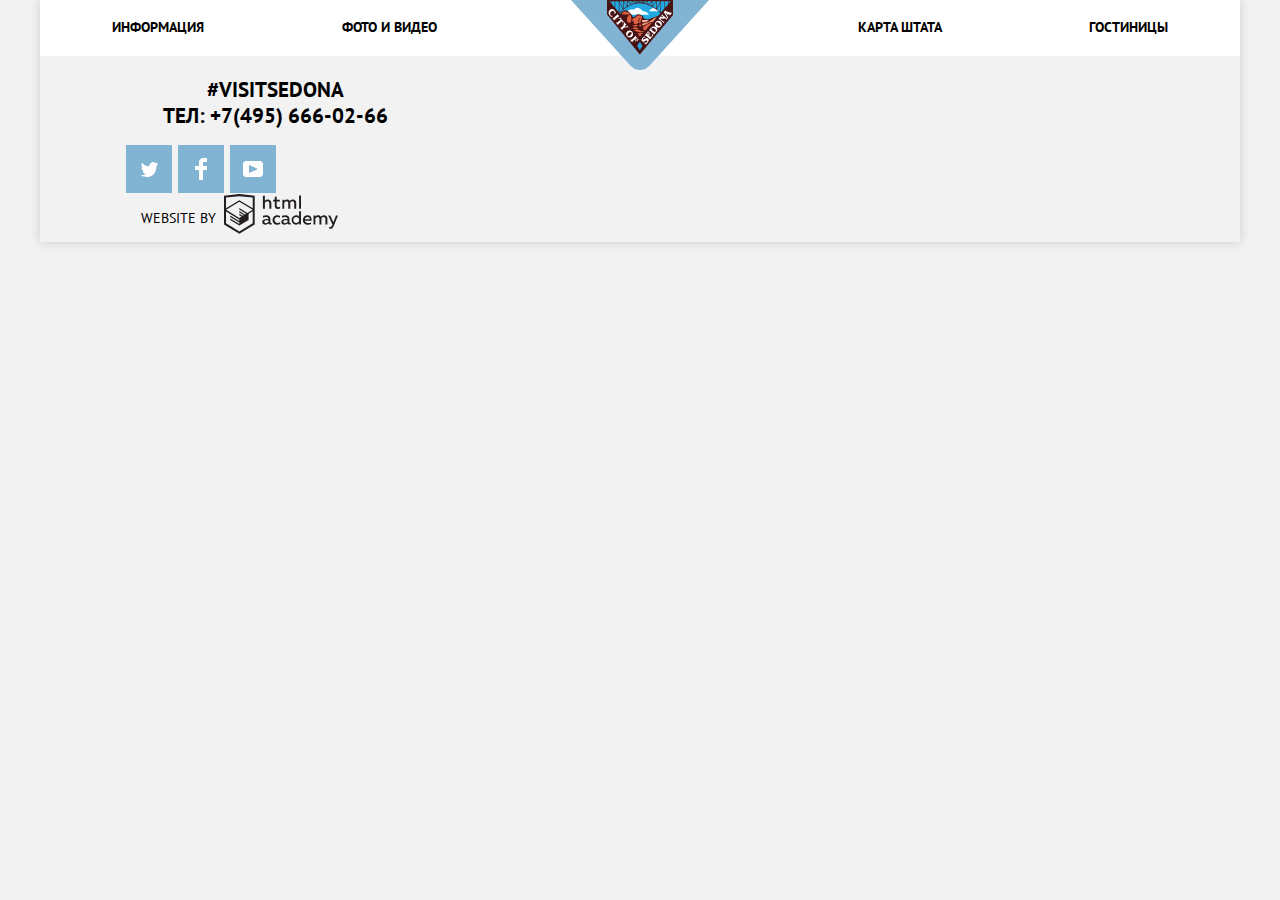
<file: information.html>
<!DOCTYPE html>
<html lang="ru">

<head>
    <meta charset="utf-8">
    <title>HTML Academy: Седона</title>
    <link rel="stylesheet" href="css/normalize.css">
    <link rel="stylesheet" href="css/style.css">
</head>

<body>
    <div class="container">

        <header class="page-header">
            <a href="index.html" class="page-header__logo"><img src="img/logo.svg" width="138" height="70" alt="Логотип"></a>
            <nav class="navigation">
                <ul class="navigation__list">
                    <li class="navigation__item">
                        <a class="navigation__link link-active" href="information.html">Информация</a>
                    </li>
                    <li class="navigation__item">
                        <a class="navigation__link" href="blink.html">Фото и видео</a>
                    </li>
                    <li class="navigation__item">
                        <a class="navigation__link" href="blink.html">Карта штата</a>
                    </li>
                    <li class="navigation__item">
                        <a class="navigation__link" href="hotels.html">Гостиницы</a>
                    </li>
                </ul>
            </nav>
        </header>
        <main>
        </main>
        <footer class="page-footer">
            <div class="page-footer__contacts">
                <p>#VISITSEDONA<br> Тел: <a href="tel:+74956660266">+7(495) 666-02-66</a></p>
            </div>

            <ul class="page-footer__social social">
                <li class="social__item">
                    <a class="social__link" href="#">
                        <span class="visually-hidden">Твитер</span>
                        <svg width="17" height="17" viewBox="0 0 17 17" fill="none" xmlns="http://www.w3.org/2000/svg">
							<path d="M10.95 1.14409C12.635 0.648089 13.934 1.41409 14.527 2.32309C15.2 2.09209 15.858 1.84209 16.538 1.61509C16.5249 2.30145 16.2117 2.94761 15.681 3.38309C16.366 3.55309 16.985 2.89209 16.985 2.89209C16.816 3.89209 15.979 4.68009 15.422 4.91609C15.191 11.6661 12.247 16.1331 5.34498 15.9981H4.89898C4.48898 15.9981 0.734977 15.5381 0.000976562 14.1111C2.27198 14.3071 3.89398 13.6891 4.69398 12.9341C3.73398 12.6341 2.01498 12.4571 1.71498 9.98409C2.06398 10.0901 2.27898 10.2121 2.90498 10.1031C1.70498 9.24709 0.373977 8.53009 0.447977 6.33009C0.732977 6.65809 1.51498 6.86609 1.78798 6.80209C1.08498 6.56109 -0.182023 3.44209 0.893977 1.85009C2.71198 3.70409 4.62898 5.45609 8.04598 5.62309C8.25398 3.33009 9.18298 1.79309 10.95 1.14409Z" fill="white"/>
						</svg>
                    </a>
                </li>
                <li class="social__item">
                    <a class="social__link" href="#">
                        <span class="visually-hidden">Фейсбук</span>
                        <svg width="12" height="22" viewBox="0 0 12 22" fill="none" xmlns="http://www.w3.org/2000/svg">
							<path d="M12 4V0H8C5.79086 0 4 1.79086 4 4V8H0V12H4V22H8V12H12V8H8V4H12Z" fill="white"/>
						</svg>
                    </a>
                </li>
                <li class="social__item">
                    <a class="social__link" href="#">
                        <span class="visually-hidden">Ютуб</span>
                        <svg width="20" height="16" viewBox="0 0 20 16" fill="none" xmlns="http://www.w3.org/2000/svg">
							<path fill-rule="evenodd" clip-rule="evenodd" d="M3 0H17C18.65 0 20 1.35 20 3V13C20 14.65 18.65 16 17 16H3C1.35 16 0 14.65 0 13V3C0 1.35 1.35 0 3 0ZM6.027 4.002V11.998L15.014 8L6.027 4.002Z" fill="white"/>
						</svg>
                    </a>
                </li>
            </ul>

            <p class="page-footer__copyright">Website by
                <a class="copyright-link" href="https://htmlacademy.ru/intensive/htmlcss">
                    <img src="img/logo-htmlacademy.svg" width="115" height="41" alt="Логотип HTML Academy">
                </a>
            </p>
        </footer>
    </div>
</body>

</html>
</file>
<file: css/style.css>
/* Fonts */


/* pt-sans-regular - latin_cyrillic */

@font-face {
    font-family: 'PT Sans';
    font-style: normal;
    font-weight: 400;
    src: local('PT Sans'), local('PTSans-Regular'), url('../fonts/pt-sans-v11-latin_cyrillic-regular.woff2') format('woff2'), /* Super Modern Browsers */
    url('../fonts/pt-sans-v11-latin_cyrillic-regular.woff') format('woff');
    /* Modern Browsers */
}


/* pt-sans-700 - latin_cyrillic */

@font-face {
    font-family: 'PT Sans';
    font-style: normal;
    font-weight: 700;
    src: local('PT Sans Bold'), local('PTSans-Bold'), url('../fonts/pt-sans-v11-latin_cyrillic-700.woff2') format('woff2'), /* Super Modern Browsers */
    url('../fonts/pt-sans-v11-latin_cyrillic-700.woff') format('woff');
    /* Modern Browsers */
}


/* Variables */

:root {
    --basic-black: #000000;
    --basic-grey: #333333;
    --basic-background-grey: #EEEEEE;
    --basic-light-grey: #F2F2F2;
    --basic-white: #FFFFFF;
    --basic-light-blue: #81B3D2;
    --basic-blue: #669EC0;
    --basic-dark-blue: #5496BD;
    --basic-light-brown: #766357;
    --basic-brown: #604E43;
    --basic-dark-brown: #503E33;
    --transparent-white: rgba(255, 255, 255, 0.3);
    --transparent-black: rgba(0, 0, 0, 0.3);
    --footer-white: rgba(255, 255, 255, 0.9);
    --icon-grey: #A9A9A9;
    --input-grey: #EBEBEB;
    --toggle-grey: #ABABAB;
    --shadow: rgba(117, 117, 117, 0.3);
    --full-transparent: rgba(255, 255, 255, 0);
    --copyright-grey: #BDBBBC;
    --sorting-grey: #CACACA;
    --rating-grey: #666666;
    --border-grey: #E5E5E5;
}

.visually-hidden:not(:focus):not(:active),
input[type="checkbox"].visually-hidden,
input[type="radio"].visually-hidden {
    position: absolute;
    width: 1px;
    height: 1px;
    margin: -1px;
    border: 0;
    padding: 0;
    white-space: nowrap;
    clip-path: inset(100%);
    clip: rect(0 0 0 0);
    overflow: hidden;
}


/* Chrome, Safari, Edge, Opera */

input::-webkit-outer-spin-button,
input::-webkit-inner-spin-button {
    -webkit-appearance: none;
    margin: 0;
}


/* Firefox */

input[type=number] {
    -moz-appearance: textfield;
}


/* Global */

html {
    height: 100%;
}

body {
    min-height: 100%;
    font-family: 'PT Sans', Arial, sans-serif;
    text-transform: uppercase;
    color: var(--basic-grey);
    background-color: var(--basic-light-grey);
}

a {
    text-decoration: none;
}

img {
    max-width: 100%;
    height: auto;
}


/* Container */

.container {
    position: relative;
    width: 1200px;
    margin: 0 auto;
    box-shadow: 0px 0px 10px var(--shadow);
}


/* Header */

.page-header {
    background-color: var(--basic-white);
}


/* Logo */

.page-header__logo {
    position: absolute;
    left: calc(50% - 69px);
    top: 0;
    z-index: 1;
}

.page-header__logo:focus {
    outline: 1px dashed var(--basic-grey);
}


/* Navigation */

.navigation {
    padding-top: 14px;
    padding-bottom: 16px;
    padding-left: 72px;
    padding-right: 72px;
}

.navigation__list {
    display: flex;
    flex-basis: auto;
    flex-wrap: wrap;
    list-style: none;
    margin: 0;
    padding: 0;
}

.navigation__item {
    display: inline-block;
    vertical-align: middle;
    width: 200px;
    font-size: 14px;
    line-height: 26px;
    font-weight: 700;
    box-sizing: border-box;
}

.navigation__list .navigation__item:nth-child(4n+1),
.navigation__list .navigation__item:nth-child(4n+2) {
    text-align: left;
}

.navigation__list .navigation__item:nth-child(4n+3),
.navigation__list .navigation__item:nth-child(4n+4) {
    text-align: right;
}

.navigation__list .navigation__item:nth-child(4n+2) {
    margin-left: 30px;
}

.navigation__list .navigation__item:nth-child(4n+3) {
    margin-left: 200px;
}

.navigation__list .navigation__item:nth-child(4n+4) {
    margin-left: 26px;
}

.navigation__link {
    color: var(--basic-black);
}

.navigation__link:hover,
.navigation__link:focus {
    color: var(--basic-light-blue);
    outline: 0;
}

.navigation__link:active {
    color: var(--basic-light-grey);
}

.navigation__link--active {
    color: var(--basic-light-brown);
}


/* Main */


/* Main-header */

.header-welcome {
    position: relative;
    display: block;
    background-image: url(../img/background-photo.jpg);
    background-repeat: no-repeat;
    background-size: contain;
    padding-left: 371.38px;
    padding-top: 77.35px;
    padding-bottom: 80.76px;
    max-height: 509px;
}

.header-welcome::after {
    content: '';
    position: absolute;
    background-image: url(../img/shape.png);
    background-repeat: no-repeat;
    bottom: -1px;
    left: 0;
    width: 100%;
    height: 61px;
}

.about {
    display: flex;
    flex-direction: column;
    text-align: center;
    align-items: center;
    background-color: var(--basic-white);
    margin-top: -4px;
}

.about__title {
    display: inline-block;
    vertical-align: middle;
    font-size: 21px;
    line-height: 26px;
    max-width: 470px;
    padding: 0;
    margin: 0;
    padding-top: 43px;
    color: var(--basic-black);
}

.about__introduction {
    display: inline-block;
    vertical-align: middle;
    font-size: 14px;
    line-height: 26px;
    max-width: 519px;
    padding: 0;
    margin: 0;
    padding-top: 45px;
    padding-bottom: 51px;
}


/* Content */

.reason {
    display: flex;
    flex-basis: auto;
    flex-direction: row;
    background-color: var(--basic-light-blue);
    color: var(--basic-white);
}

.reason--reverse {
    display: flex;
    flex-basis: auto;
    flex-direction: row-reverse;
}

.title {
    max-width: 160px;
    font-size: 21px;
    line-height: 21px;
    padding: 0;
    margin: 0 auto;
}

.reason .title {
    padding-top: 45px;
    padding-bottom: 28px;
}

.reason--reverse .title {
    padding-top: 50px;
}

.reasons .title {
    padding-top: 48px;
    padding-bottom: 26px;
}

.number,
.paragraph {
    font-size: 14px;
    line-height: 21px;
}

.paragraph {
    word-wrap: break-word;
}

.reason .paragraph {
    max-width: 330px;
    margin: 0 auto;
    padding-top: 25px;
}

.reason--reverse .paragraph {
    max-width: 325px;
}

.reasons .paragraph {
    max-width: 258px;
    margin: 0 auto;
    padding-top: 25px;
    padding-bottom: 54px;
}

.advantages .title,
.reasons .title {
    color: var(--basic-black);
}

.advantages .title {
    padding-top: 158px;
}

.advantages .paragraph {
    max-width: 300px;
    margin: 0 auto;
    padding-top: 26px;
    padding-bottom: 83px;
}

.advantages,
.reasons {
    text-align: center;
}

.advantages__list,
.reasons__list {
    list-style: none;
    padding: 0;
    margin: 0;
}

.text {
    width: 400px;
    text-align: center;
}

.image {
    width: 800px;
    height: 256px;
    margin-top: auto;
    margin-bottom: auto;
}

.advantages {
    background-color: var(--basic-white);
}

.advantages__list {
    display: grid;
    grid-template-columns: 1fr 1fr 1fr;
}

.advantages__item {
    position: relative;
    width: 400px;
}

.reasons {
    background-color: var(--basic-background-grey);
}

.reasons__list {
    display: grid;
    grid-template-columns: 1fr 1fr 1fr;
}

.reasons__item {
    width: 400px;
}

.icon-house::before {
    content: '';
    position: absolute;
    background-image: url(../img/icon-house.svg);
    background-repeat: no-repeat;
    width: 75px;
    height: 72px;
    top: 59px;
    left: 162px;
}

.icon-food::before {
    content: '';
    position: absolute;
    background-image: url(../img/icon-food.svg);
    background-repeat: no-repeat;
    width: 75px;
    height: 70px;
    top: 59px;
    left: 162px;
}

.icon-souvenirs::before {
    content: '';
    position: absolute;
    background-image: url(../img/icon-souvenirs.svg);
    background-repeat: no-repeat;
    width: 64px;
    height: 77px;
    top: 52px;
    left: 168px;
}

.map {
    background-image: url(../img/map.jpg);
    background-repeat: no-repeat;
    background-size: cover;
}

.map iframe {
    border: none;
}


/* Pop-up */

.search-hotels {
    position: relative;
    display: flex;
    flex-basis: auto;
    flex-direction: column;
    align-items: center;
    text-align: center;
    background-color: var(--basic-white);
}

.search-hotels__title {
    display: inline-block;
    vertical-align: middle;
    font-size: 30px;
    line-height: 24px;
    font-weight: 700;
    color: var(--basic-black);
    margin: 0;
    margin-top: 60px;
    max-width: 600px;
}

.search-hotels__subtitle {
    display: inline-block;
    vertical-align: middle;
    font-size: 14px;
    line-height: 24px;
    margin: 0;
    margin-top: 33px;
    max-width: 600px;
}

.popup-button {
    color: var(--basic-white);
    font-size: 21px;
    line-height: 26px;
    text-align: center;
    border: none;
    width: 568px;
    cursor: pointer;
    background-color: var(--basic-light-brown);
    text-align: center;
    text-transform: uppercase;
    font-weight: 700;
    padding-top: 30px;
    padding-bottom: 30px;
    margin-top: 40px;
}

.popup-button:hover,
.popup-button:focus {
    background-color: var(--basic-brown);
    outline: none;
}

.popup-button:active {
    color: var(--transparent-white);
    background-color: var(--basic-dark-brown);
    outline: none;
}


/* popup */

.popup {
    display: block;
    position: absolute;
    z-index: 1;
    width: 568px;
    background-color: var(--basic-white);
    left: calc(50% - 284px);
    animation: bounce 1s;
}

.popup--close {
    display: none;
}

.popup--error {
    animation: shake 0.6s;
}

.form {
    display: flex;
    flex-direction: column;
    flex-basis: auto;
    font-size: 14px;
    line-height: 26px;
    font-weight: 700;
    color: var(--basic-black);
    padding-top: 55px;
    padding-bottom: 55px;
    padding-left: 55px;
    padding-right: 55px;
}

.form__item {
    position: relative;
    margin: 0;
    margin-bottom: 29px;
    width: 100%;
}

.date label {
    display: inline-block;
    vertical-align: middle;
    text-align: left;
    width: 100px;
    margin-top: 6px;
    margin-right: 12px;
}

.date input {
    float: right;
    width: 336px;
    height: 38px;
    border: none;
    font: inherit;
    text-transform: uppercase;
    color: inherit;
    background-color: var(--basic-light-grey);
}

.date input[type="text"] {
    padding: 0;
    padding-left: 10px;
}

.date input:hover {
    background-color: var(--input-grey);
    outline: none;
}

.date input:focus {
    background-color: var(--basic-white);
    outline: 2px solid var(--border-grey);
}

.button-calendar {
    position: absolute;
    background-color: inherit;
    width: 21px;
    height: 23px;
    border: none;
    top: 7px;
    right: 10px;
    padding: 0;
    cursor: pointer;
}

.button-calendar svg {
    fill: var(--icon-grey);
}

.button-calendar:hover,
.button-calendar:focus {
    outline: 0;
}

.button-calendar:hover svg,
.button-calendar:focus svg {
    fill: var(--basic-black);
}

.button-calendar:active {
    outline: 0;
}

.button-calendar:active svg {
    fill: var(--basic-light-blue);
}

.guests {
    display: flex;
    flex-direction: row;
    margin-top: -14px;
}

.guests label {
    padding-top: 7px;
}

.guests__adults {
    display: flex;
    flex-direction: row;
}

.guests__adults .guests__button {
    margin-left: 40px;
}

.guests__children {
    display: flex;
    flex-direction: row;
    margin-left: 52px;
}

.guests__children .guests__button {
    margin-left: 27px;
}

.guests__button {
    display: flex;
    background-color: var(--basic-light-grey);
}

.guests input {
    width: 37.6px;
    height: 38px;
    text-align: center;
    font-weight: 700;
    box-sizing: border-box;
    background-color: inherit;
    border: none;
}

.guests input:hover {
    outline: none;
}

.guests input:focus {
    background-color: var(--basic-white);
    outline: 2px solid var(--border-grey);
}

.button-minus,
.button-plus {
    display: flex;
    justify-content: center;
    align-items: center;
    width: 37.6px;
    height: 38px;
    border: none;
    outline: none;
    background-color: inherit;
    fill: var(--icon-grey);
    cursor: pointer;
}

.button-minus:hover,
.button-minus:focus,
.button-plus:hover,
.button-plus:focus {
    outline: none;
}

.button-minus:hover svg,
.button-minus:focus svg,
.button-plus:hover svg,
.button-plus:focus svg {
    fill: var(--basic-black);
}

.button-minus:active,
.button-plus:active {
    outline: none;
}

.button-minus:active svg,
.button-plus:active svg {
    fill: var(--basic-light-blue);
}

.popup-send {
    color: var(--basic-white);
    font-size: 21px;
    line-height: 26px;
    font-weight: 700;
    text-transform: uppercase;
    text-align: center;
    border: none;
    background-color: var(--basic-light-blue);
    width: 100%;
    padding-top: 18px;
    padding-bottom: 18px;
    margin-top: 10px;
    cursor: pointer;
}

.popup-send:hover,
.popup-send:focus {
    background-color: var(--basic-blue);
    outline: 0;
}

.popup-send:active {
    color: var(--transparent-white);
    background-color: var(--basic-dark-blue);
    outline: 0;
}


/* Page-footer */

.page-footer {
    position: relative;
    color: var(--basic-black);
}

.footer {
    display: flex;
    flex-basis: auto;
    justify-content: center;
    align-items: center;
    width: 100%;
    min-height: 125px;
    background-color: var(--basic-white);
}

.footer--index {
    display: flex;
    flex-basis: auto;
    justify-content: center;
    align-items: center;
    position: absolute;
    bottom: 0;
    left: 0;
    width: 100%;
    min-height: 130px;
    background-color: var(--footer-white);
}

.page-footer__contacts {
    display: flex;
    flex-direction: column;
    font-size: 21px;
    width: 400px;
    line-height: 26px;
    font-weight: 700;
    text-align: center;
    margin: 0;
    padding: 0;
    padding-left: 35px;
}

.hashtag {
    margin-top: -25px;
}

.phone {
    margin-top: 10px;
}

.phone a:hover,
.phone a:focus {
    color: var(--basic-light-blue);
    outline: 0;
}

.phone a:active {
    color: var(--copyright-grey);
}

.page-footer__contacts a {
    color: var(--basic-black);
}

.social {
    list-style: none;
    padding: 0;
    margin: 0;
    display: flex;
    width: 400px;
    justify-content: center;
    align-items: center;
    margin: 0 -3px;
    margin-left: -39px;
    margin-top: -5px;
}

.social__link {
    margin: 0 3px;
    display: flex;
    flex-direction: row;
    align-items: center;
    justify-content: center;
    height: 48px;
    width: 46px;
}

.social__item a {
    background-color: var(--basic-light-blue);
}

.social__item a:hover,
.social__item a:focus {
    background-color: var(--basic-blue);
    outline: 0;
}

.social__item a:active {
    background-color: var(--basic-dark-blue);
}

.social__item a:active svg {
    opacity: 30%;
}

.page-footer__copyright {
    display: flex;
    justify-content: center;
    align-items: center;
    width: 400px;
    margin: 0;
    padding: 0;
    font-size: 14px;
    line-height: 26px;
    text-align: center;
}

.copyright {
    margin-left: -63px;
    margin-top: -5px;
}

.copyright-link {
    display: block;
    margin-left: 8px;
}

.copyright-link:hover,
.copyright-link:focus {
    fill: var(--basic-light-blue);
    outline: 0;
}

.copyright-link:active {
    fill: var(--copyright-grey);
}


/* Filter */

.filter {
    display: flex;
    justify-content: space-between;
    flex-wrap: nowrap;
    width: auto;
    padding-left: 73px;
    padding-right: 73px;
    padding-bottom: 10px;
    color: var(--basic-white);
    background-color: var(--basic-light-blue);
    background-image: url(../img/background.jpg);
    background-repeat: no-repeat;
    background-size: cover;
}

.list-filter {
    display: flex;
    flex-direction: row;
    flex-basis: auto;
}

.filter__item {
    margin: 0;
    padding: 0;
    border: none;
}

.filter__item legend {
    font-size: 16px;
    line-height: 21px;
    font-weight: 700;
    padding-top: 26px;
}

.filter__list {
    list-style: none;
    padding: 0;
    margin-left: 0;
    margin-top: 27px;
    font-size: 14px;
    line-height: 21px;
}

.filter-option {
    margin-bottom: 25px;
    margin-left: 40px;
    width: 136px;
}

.filter-type {
    margin-left: 79px;
}

.filter-option label {
    position: relative;
    display: block;
    cursor: pointer;
    user-select: none;
}

.filter-input-checkbox:checked+label::before {
    content: "";
    position: absolute;
    width: 27px;
    height: 23px;
    top: 0;
    left: -40px;
    background-image: url("../img/checkbox-on.svg");
    background-repeat: no-repeat;
    background-position: 0 0;
}

.filter-input-checkbox:hover+label::before,
.filter-input-checkbox:focus+label::before {
    opacity: 80%;
}

.filter-input-checkbox:disabled+label::before {
    opacity: 30%;
}

.filter-input-checkbox+label::before {
    content: "";
    position: absolute;
    width: 27px;
    height: 23px;
    top: 0;
    left: -40px;
    background-image: url("../img/checkbox-off.svg");
    background-repeat: no-repeat;
    background-position: 0 0;
}


/* Range-filter */

.range-filter {
    width: 317px;
    margin-top: 13px;
}

.range-controls {
    position: relative;
    height: 11px;
    margin-top: 11px;
    margin-bottom: 23px;
    padding-top: 10px;
}

.range-controls .scale {
    height: 2px;
    background: var(--transparent-white);
}

.range-controls .bar {
    width: 80%;
    height: 2px;
    background: var(--basic-white);
}

.range-controls .toggle {
    position: absolute;
    top: 1px;
    left: 0;
    width: 4px;
    height: 4px;
    padding: 0;
    border: 8px solid var(--basic-white);
    background-color: var(--toggle-grey);
    border-radius: 50%;
    box-shadow: 0 2px 1px 0 var(--shadow);
    cursor: pointer;
}

.range-controls .toggle:hover,
.range-controls .toggle:focus {
    transform: scale(1.5, 1.5);
    outline: none;
}

.range-controls .toggle-max {
    left: 0;
}

.range-controls .toggle-max {
    left: 80%;
}

.price-controls {
    position: relative;
    display: flex;
    justify-content: space-between;
    height: 32px;
    border: 2px solid var(--basic-white);
    border-radius: 2px;
}

.price-controls::after {
    content: "";
    position: absolute;
    width: 2px;
    height: 22px;
    top: 50%;
    left: 50%;
    transform: translate(-50%, -50%);
    background-color: var(--basic-white);
}

.price-controls label {
    font-size: 14px;
    line-height: 21px;
    margin-top: 5px;
}

.price-min {
    margin-left: 65px;
}

.price-max {
    margin-right: 45px;
}

.price-controls input {
    width: 30px;
    text-align: left;
    border: none;
    font-family: inherit;
    font-size: inherit;
    color: inherit;
    background-color: var(--full-transparent);
}

.filter__button {
    display: inline-block;
    width: 137px;
    height: 36px;
    vertical-align: middle;
    background-color: var(--full-transparent);
    font-size: 14px;
    line-height: 21px;
    text-transform: uppercase;
    color: var(--basic-white);
    border: 2px solid var(--basic-white);
    border-radius: 2px;
    margin-left: calc(50% - 73px);
    cursor: pointer;
}

.filter__button:hover,
.filter__button:focus {
    color: var(--basic-black);
    background-color: var(--basic-white);
}

.filter__button:active {
    color: var(--basic-black);
    background-color: var(--basic-white);
    outline: 0;
}


/* sorting */

.sorting {
    display: flex;
    flex-direction: row;
    justify-content: space-between;
    padding-left: 73px;
    padding-right: 73px;
    padding-top: 29px;
    padding-bottom: 28px;
    background-color: var(--basic-white);
}

.sorting__item {
    display: flex;
    flex-direction: row;
}

.filter-result {
    font-size: 21px;
    line-height: 26px;
    font-weight: 700;
    width: 127px;
}

.filter-result input {
    width: 15px;
    font: inherit;
    color: inherit;
    background-color: inherit;
    border: none;
}

.top-sorting {
    display: flex;
    flex-direction: row;
    flex-wrap: wrap;
    max-width: 850px;
    align-items: flex-start;
    margin-left: 36px;
}

.top-sorting__title,
.top-sorting__item {
    font-size: 12px;
    line-height: 18px;
}

.top-sorting__title {
    margin: 0;
}

.top-sorting__list {
    list-style: none;
    margin: 0;
    padding: 0;
    display: flex;
    flex-direction: row;
    flex-basis: auto;
}

.top-sorting__list .top-sorting__link {
    margin-left: 35px;
}

.top-sorting__link {
    color: var(--transparent-black);
    border-bottom: 1px dashed var(--basic-light-blue);
}

.top-sorting__link:hover,
.top-sorting__link:focus {
    color: var(--basic-light-blue);
    border-bottom: 1px dashed var(--basic-light-blue);
    outline: 0;
}

.top-sorting__link:active {
    color: var(--basic-black);
}

.link--active {
    color: var(--basic-light-blue);
    border: none;
}

.order-sorting {
    margin-top: 5px;
}

.order-sorting__link {
    fill: var(--sorting-grey);
    cursor: pointer;
}

.order-sorting__link--active {
    fill: var(--basic-light-blue);
}

.order-sorting__link:hover,
.order-sorting__link:focus {
    fill: var(--basic-black);
    outline: 0;
}

.order-sorting__link:active {
    fill: var(--basic-light-blue);
}

.link-ascending {
    margin-right: 7px;
}


/* hotels */

.hotels {
    display: grid;
    background-color: var(--basic-white);
}

.hotels__list {
    list-style: none;
    padding: 0;
    margin: 0;
}

.hotels__item {
    display: grid;
    grid-template-columns: auto 1fr auto;
    padding-left: 73px;
    padding-right: 73px;
    padding-top: 25px;
    padding-bottom: 27px;
    width: auto;
    border-top: 1px solid var(--border-grey);
}

.hotels__list:last-child {
    border-bottom: 1px solid var(--border-grey);
}

.hotels-photo {
    width: 135px;
    height: 90px;
    margin-top: 5px;
}

.hotels-info {
    margin-left: 29px;
}

.info-name h2 {
    font-size: 21px;
    line-height: 26px;
    font-weight: 700;
    color: var(--basic-black);
    margin: 0;
}

.info-name:hover,
.info-name:focus {
    outline: 0;
}

.info-name:hover h2,
.info-name:focus h2 {
    color: var(--basic-light-blue);
}

.info-name:active h2 {
    color: var(--transparent-black);
}

.info-price,
.info-rating,
.info-links {
    font-size: 14px;
    line-height: 21px;
}

.info-price {
    margin: 0;
    margin-top: 5px;
    margin-bottom: 17px;
}

.info-price__type {
    display: inline-block;
    min-width: 100px;
    vertical-align: middle;
}

.info-price__price {
    margin-left: 14px;
}

.info-links {
    display: flex;
    text-align: center;
}

.info-links a {
    color: var(--basic-white);
    font-weight: 700;
    padding-top: 2px;
    padding-bottom: 2px;
}

.link-details {
    display: inline-block;
    background-color: var(--basic-light-blue);
    vertical-align: middle;
    padding-left: 18px;
    padding-right: 18px;
}

.link-details:hover,
.link-details:focus {
    background-color: var(--basic-blue);
    outline: 0;
}

.link-details:active {
    background-color: var(--basic-dark-blue);
}

.link-reservation {
    display: inline-block;
    padding-left: 15px;
    padding-right: 15px;
    margin-left: 6px;
    vertical-align: middle;
    background-color: var(--basic-light-brown);
}

.link-reservation:hover,
.link-reservation:focus {
    background-color: var(--basic-brown);
    outline: 0;
}

.link-reservation:active {
    background-color: var(--basic-dark-brown);
}

.link-details:active,
.link-reservation:active {
    color: var(--transparent-white);
}

.info-rating {
    width: 127px;
}

.info-rating__rating {
    display: inline-block;
    float: right;
    background-color: var(--basic-light-grey);
    color: var(--rating-grey);
    text-align: center;
    vertical-align: middle;
    width: 110px;
    height: 27px;
    margin-top: 41px;
    padding-top: 3px;
}

.info-rating__category {
    display: block;
    float: right;
    margin-top: 5px;
}


/* Animations */

@keyframes bounce {
    0% {
        transform: translateY(-100px);
    }
    100% {
        transform: translateY(0);
    }
}

@keyframes shake {
    0%,
    100% {
        transform: translateX(0);
    }
    10%,
    30%,
    50%,
    70%,
    90% {
        transform: translateX(-10px);
    }
    20%,
    40%,
    60%,
    80% {
        transform: translateX(10px);
    }
}
</file>
